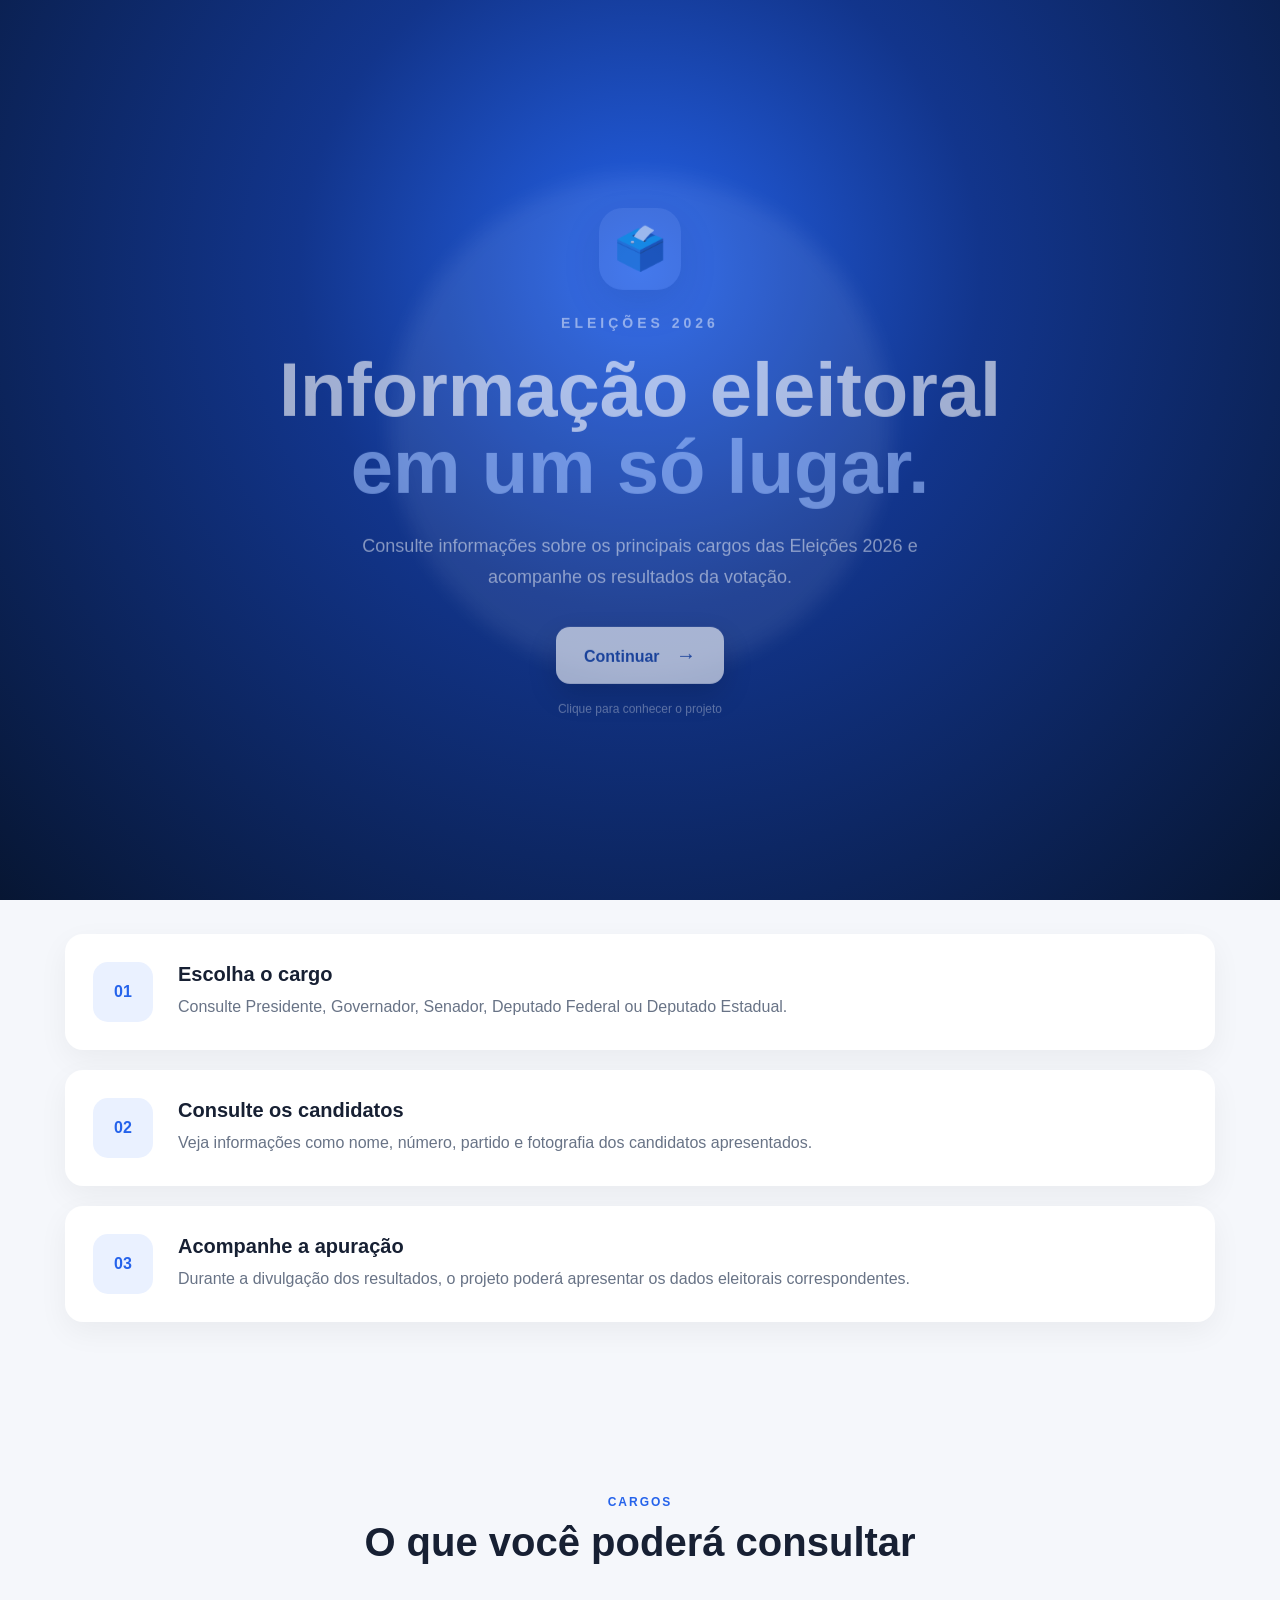
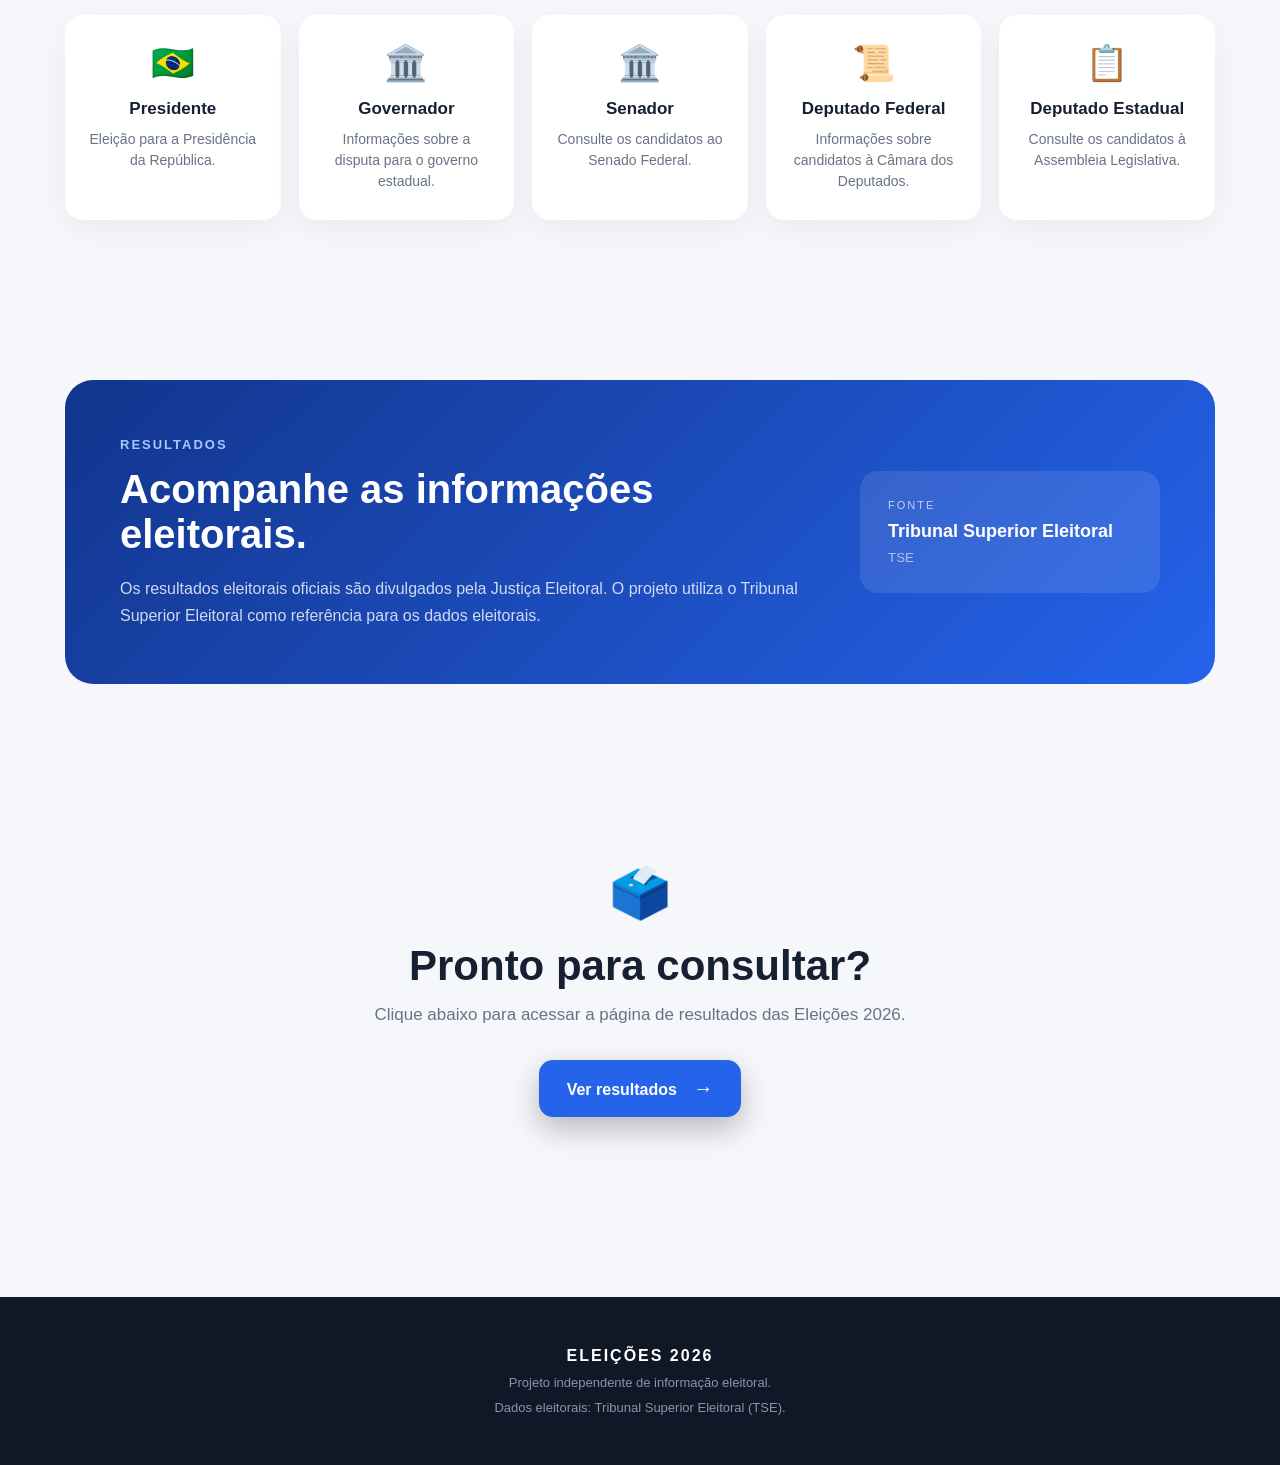
<file: index.html>
<!DOCTYPE html>
<html lang="pt-BR">

<head>
    <meta charset="UTF-8">
    <meta name="viewport" content="width=device-width, initial-scale=1.0">

    <title>Eleições 2026</title>

    <meta http-equiv="refresh" content="0; url=inicio.html">
</head>

<body>

    <p>
        Abrindo o site...
    </p>

</body>

</html>
</file>
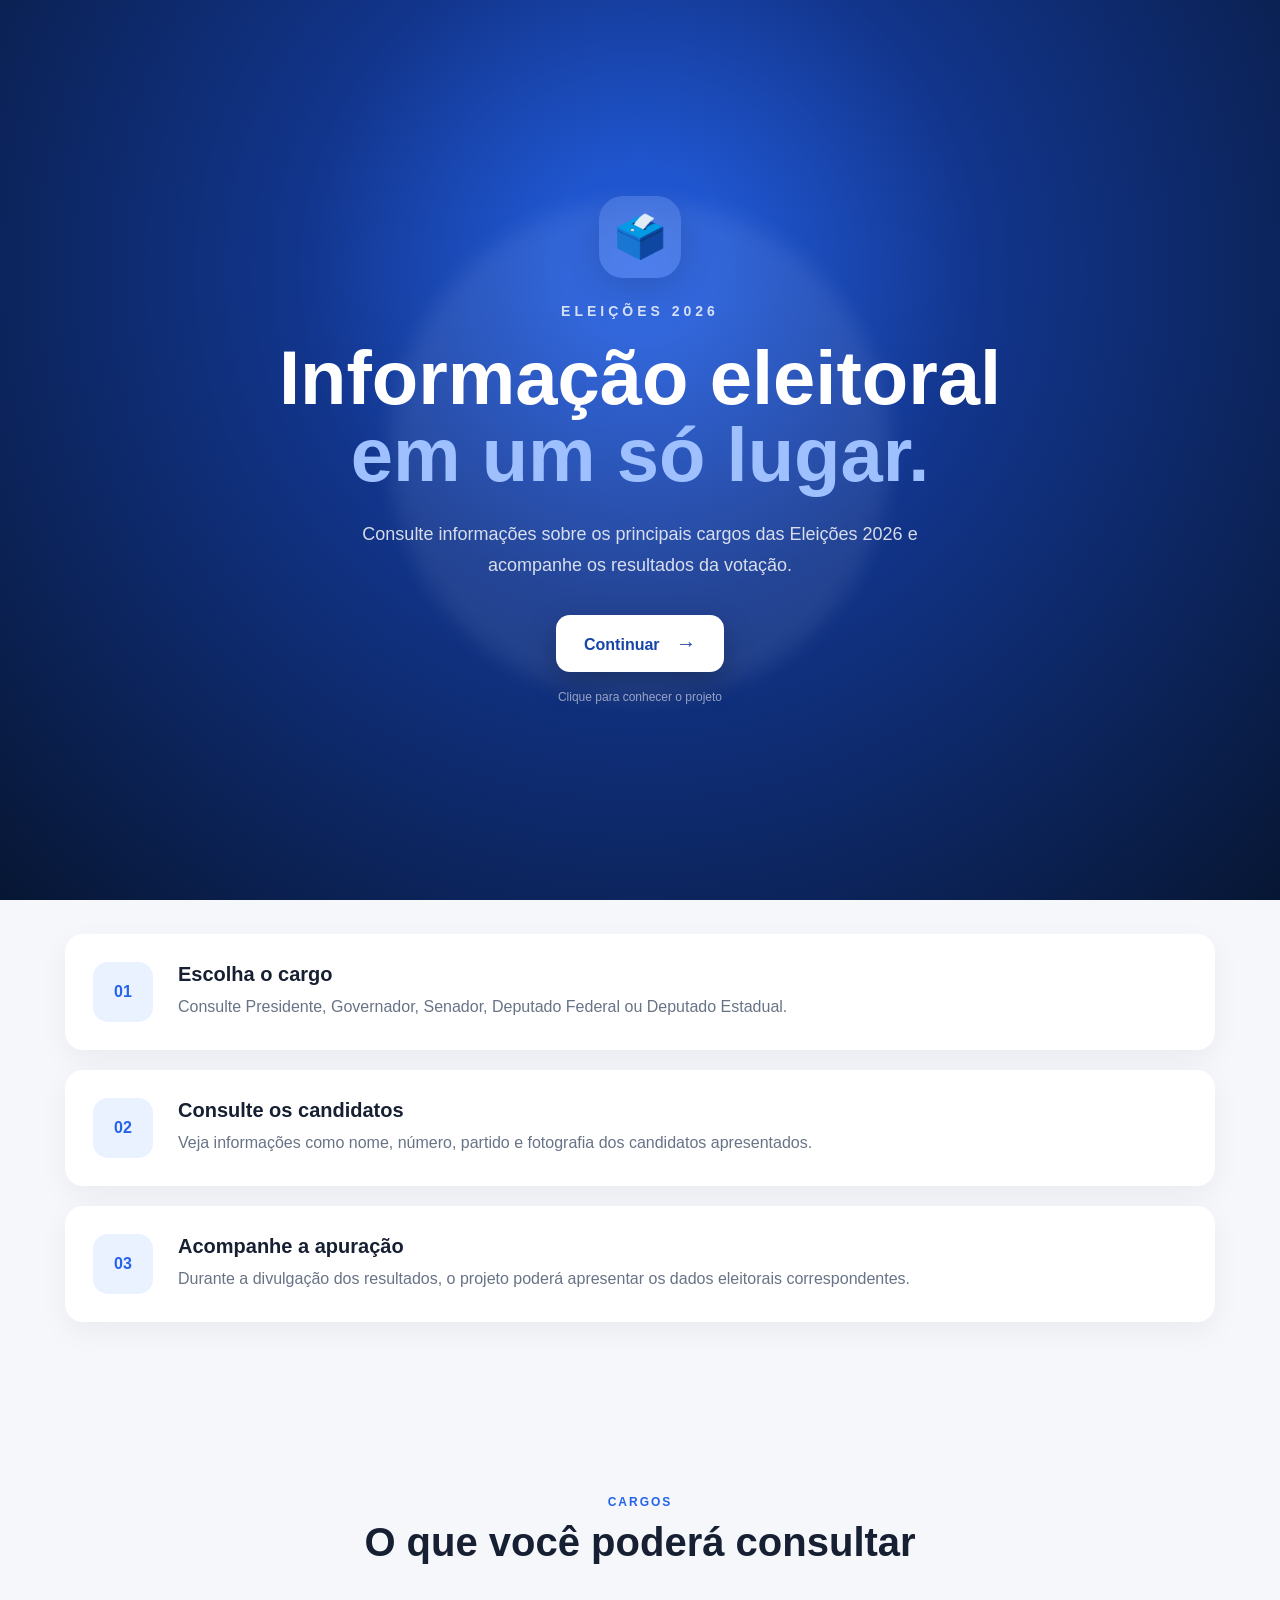
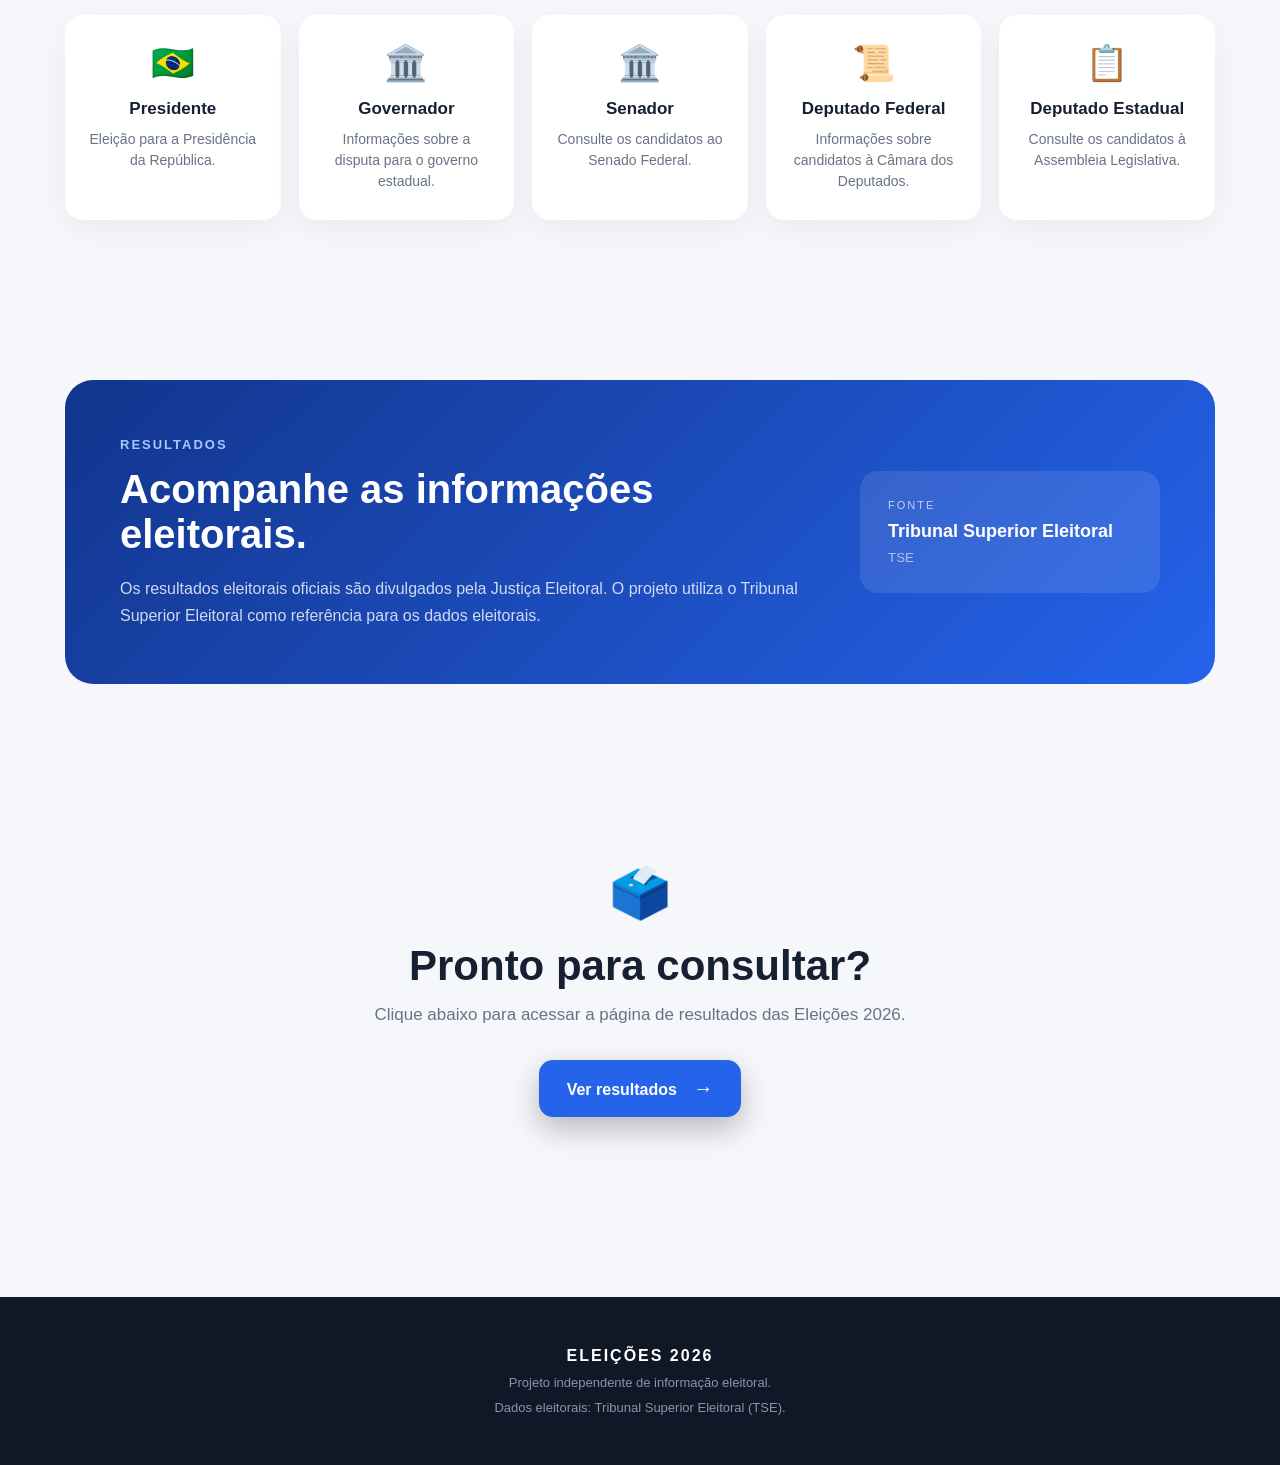
<file: inicio.html>
<!DOCTYPE html>
<html lang="pt-BR">

<head>

    <meta charset="UTF-8">

    <meta
        name="viewport"
        content="width=device-width, initial-scale=1.0"
    >

    <meta
        name="description"
        content="Eleições 2026 — informações sobre candidatos, cargos e resultados eleitorais."
    >

    <title>Eleições 2026 | Informações e Resultados</title>

    <link rel="stylesheet" href="inicio.css">

</head>

<body>


    <!-- TELA AZUL DE ENTRADA -->

    <div class="entrada" id="entrada">

        <div class="fundo-brilho"></div>

        <div class="conteudo-entrada">

            <div class="simbolo">
                🗳️
            </div>

            <p class="pequeno">
                ELEIÇÕES 2026
            </p>

            <h1>
                Informação eleitoral
                <span>em um só lugar.</span>
            </h1>

            <p class="descricao">

                Consulte informações sobre os principais
                cargos das Eleições 2026 e acompanhe
                os resultados da votação.

            </p>


            <!-- BOTÃO DA TELA AZUL -->

            <button
                class="botao-entrar"
                id="botaoEntrar"
            >

                Continuar

                <span>→</span>

            </button>

            <p class="aviso-clique">
                Clique para conhecer o projeto
            </p>

        </div>

    </div>



    <!-- CONTEÚDO DA PÁGINA -->

    <main class="pagina">


        <!-- APRESENTAÇÃO -->

        <section class="hero">

            <div class="hero-texto">

                <span class="tag">
                    ELEIÇÕES 2026
                </span>

                <h2>
                    Entenda a eleição
                    <strong>antes de consultar os resultados.</strong>
                </h2>

                <p>

                    O Eleições 2026 foi criado para reunir,
                    em uma página simples, informações sobre
                    candidatos, cargos e resultados eleitorais.

                </p>

                <p>

                    A proposta é facilitar a consulta das
                    informações durante o período eleitoral,
                    permitindo que o visitante encontre
                    rapidamente o cargo ou candidato que procura.

                </p>

            </div>


            <div class="hero-card">

                <div class="icone-card">
                    🗳️
                </div>

                <h3>
                    Informação
                </h3>

                <p>
                    Consulte os dados apresentados
                    pelo projeto e acompanhe a apuração.
                </p>

            </div>

        </section>



        <!-- COMO FUNCIONA -->

        <section class="secao">

            <div class="titulo-secao">

                <span>
                    COMO FUNCIONA
                </span>

                <h2>
                    Uma consulta simples
                </h2>

                <p>
                    O site foi organizado para facilitar
                    a navegação entre os diferentes cargos.
                </p>

            </div>


            <div class="passos">


                <article class="passo">

                    <div class="numero-passo">
                        01
                    </div>

                    <div>

                        <h3>
                            Escolha o cargo
                        </h3>

                        <p>

                            Consulte Presidente, Governador,
                            Senador, Deputado Federal ou
                            Deputado Estadual.

                        </p>

                    </div>

                </article>



                <article class="passo">

                    <div class="numero-passo">
                        02
                    </div>

                    <div>

                        <h3>
                            Consulte os candidatos
                        </h3>

                        <p>

                            Veja informações como nome,
                            número, partido e fotografia
                            dos candidatos apresentados.

                        </p>

                    </div>

                </article>



                <article class="passo">

                    <div class="numero-passo">
                        03
                    </div>

                    <div>

                        <h3>
                            Acompanhe a apuração
                        </h3>

                        <p>

                            Durante a divulgação dos resultados,
                            o projeto poderá apresentar os dados
                            eleitorais correspondentes.

                        </p>

                    </div>

                </article>


            </div>

        </section>



        <!-- CARGOS -->

        <section class="cargos">

            <div class="titulo-secao">

                <span>
                    CARGOS
                </span>

                <h2>
                    O que você poderá consultar
                </h2>

            </div>


            <div class="grid-cargos">


                <div class="cargo">

                    <div>🇧🇷</div>

                    <h3>
                        Presidente
                    </h3>

                    <p>
                        Eleição para a Presidência
                        da República.
                    </p>

                </div>



                <div class="cargo">

                    <div>🏛️</div>

                    <h3>
                        Governador
                    </h3>

                    <p>
                        Informações sobre a disputa
                        para o governo estadual.
                    </p>

                </div>



                <div class="cargo">

                    <div>🏛️</div>

                    <h3>
                        Senador
                    </h3>

                    <p>
                        Consulte os candidatos ao
                        Senado Federal.
                    </p>

                </div>



                <div class="cargo">

                    <div>📜</div>

                    <h3>
                        Deputado Federal
                    </h3>

                    <p>
                        Informações sobre candidatos
                        à Câmara dos Deputados.
                    </p>

                </div>



                <div class="cargo">

                    <div>📋</div>

                    <h3>
                        Deputado Estadual
                    </h3>

                    <p>
                        Consulte os candidatos
                        à Assembleia Legislativa.
                    </p>

                </div>


            </div>

        </section>



        <!-- APURAÇÃO -->

        <section class="apuracao">

            <div>

                <span class="tag">
                    RESULTADOS
                </span>

                <h2>
                    Acompanhe as informações
                    eleitorais.
                </h2>

                <p>

                    Os resultados eleitorais oficiais são
                    divulgados pela Justiça Eleitoral.
                    O projeto utiliza o Tribunal Superior
                    Eleitoral como referência para os
                    dados eleitorais.

                </p>

            </div>


            <div class="fonte">

                <span>
                    FONTE
                </span>

                <strong>
                    Tribunal Superior Eleitoral
                </strong>

                <small>
                    TSE
                </small>

            </div>

        </section>



        <!-- BOTÃO FINAL -->

        <section class="final">

            <div class="final-icone">
                🗳️
            </div>

            <h2>
                Pronto para consultar?
            </h2>

            <p>
                Clique abaixo para acessar
                a página de resultados das Eleições 2026.
            </p>

            <button
                class="botao-final"
                id="botaoFinal"
            >

                Ver resultados

                <span>→</span>

            </button>

        </section>


    </main>



    <footer>

        <strong>
            ELEIÇÕES 2026
        </strong>

        <p>
            Projeto independente de informação eleitoral.
        </p>

        <p>
            Dados eleitorais: Tribunal Superior Eleitoral (TSE).
        </p>

    </footer>



    <script src="inicio.js"></script>

</body>

</html>
</file>
<file: inicio.css>
* {
    margin: 0;
    padding: 0;
    box-sizing: border-box;
}


html {
    scroll-behavior: smooth;
}


body {
    font-family:
        Arial,
        Helvetica,
        sans-serif;

    background: #f5f7fb;

    color: #172033;

    overflow-x: hidden;
}



/* =====================================
   TELA DE ENTRADA
===================================== */

.entrada {

    position: fixed;

    inset: 0;

    z-index: 9999;

    display: flex;

    align-items: center;

    justify-content: center;

    background:
        radial-gradient(
            circle at 50% 30%,
            #2563eb 0%,
            #12358c 38%,
            #071633 100%
        );

    transition:
        opacity 0.8s ease,
        transform 0.9s ease;

}


.entrada.saindo {

    opacity: 0;

    transform: scale(1.12);

    pointer-events: none;

}


.fundo-brilho {

    position: absolute;

    width: 500px;

    height: 500px;

    border-radius: 50%;

    background: rgba(255,255,255,0.08);

    filter: blur(10px);

    animation: flutuar 5s infinite alternate ease-in-out;

}


@keyframes flutuar {

    from {
        transform: translateY(-25px) scale(1);
    }

    to {
        transform: translateY(25px) scale(1.12);
    }

}


.conteudo-entrada {

    position: relative;

    z-index: 2;

    width: min(800px, 90%);

    text-align: center;

    color: white;

    animation: aparecer 1s ease;

}


@keyframes aparecer {

    from {

        opacity: 0;

        transform: translateY(30px);

    }

    to {

        opacity: 1;

        transform: translateY(0);

    }

}


.simbolo {

    width: 82px;

    height: 82px;

    margin: 0 auto 25px;

    display: flex;

    align-items: center;

    justify-content: center;

    border-radius: 24px;

    background: rgba(255,255,255,0.12);

    backdrop-filter: blur(10px);

    font-size: 42px;

    box-shadow:
        0 15px 40px rgba(0,0,0,0.2);

}


.pequeno {

    font-size: 14px;

    font-weight: bold;

    letter-spacing: 4px;

    opacity: 0.8;

    margin-bottom: 20px;

}


.conteudo-entrada h1 {

    font-size: clamp(40px, 7vw, 76px);

    line-height: 1.02;

    margin-bottom: 25px;

}


.conteudo-entrada h1 span {

    display: block;

    color: #9fc0ff;

}


.descricao {

    max-width: 650px;

    margin: auto;

    font-size: 18px;

    line-height: 1.7;

    color: rgba(255,255,255,0.82);

}


.botao-entrar,
.botao-final {

    margin-top: 35px;

    border: none;

    border-radius: 14px;

    padding: 17px 28px;

    background: white;

    color: #1745a5;

    font-size: 16px;

    font-weight: bold;

    cursor: pointer;

    box-shadow:
        0 12px 30px rgba(0,0,0,0.25);

    transition:
        transform 0.25s ease,
        box-shadow 0.25s ease;

}


.botao-entrar span,
.botao-final span {

    margin-left: 12px;

    font-size: 20px;

}


.botao-entrar:hover,
.botao-final:hover {

    transform: translateY(-4px);

    box-shadow:
        0 18px 40px rgba(0,0,0,0.3);

}


.aviso-clique {

    margin-top: 18px;

    font-size: 12px;

    opacity: 0.55;

}



/* =====================================
   PÁGINA
===================================== */

.pagina {

    max-width: 1200px;

    margin: auto;

    padding: 80px 25px;

}


.hero {

    min-height: 600px;

    display: grid;

    grid-template-columns:
        1.5fr
        0.8fr;

    gap: 70px;

    align-items: center;

}


.tag {

    display: inline-block;

    color: #2563eb;

    font-size: 13px;

    font-weight: bold;

    letter-spacing: 2px;

    margin-bottom: 15px;

}


.hero h2 {

    font-size: clamp(38px, 5vw, 64px);

    line-height: 1.08;

    margin-bottom: 25px;

}


.hero h2 strong {

    color: #2563eb;

}


.hero p {

    max-width: 700px;

    color: #5f6b7d;

    line-height: 1.8;

    font-size: 17px;

    margin-bottom: 15px;

}


.hero-card {

    padding: 45px;

    border-radius: 28px;

    background: white;

    box-shadow:
        0 20px 60px rgba(30,64,175,0.12);

}


.icone-card {

    font-size: 50px;

    margin-bottom: 25px;

}


.hero-card h3 {

    font-size: 28px;

    margin-bottom: 12px;

}


.hero-card p {

    font-size: 16px;

}



/* =====================================
   SEÇÕES
===================================== */

.secao {

    padding: 90px 0;

}


.titulo-secao {

    text-align: center;

    margin-bottom: 50px;

}


.titulo-secao span {

    color: #2563eb;

    font-size: 12px;

    font-weight: bold;

    letter-spacing: 2px;

}


.titulo-secao h2 {

    font-size: 40px;

    margin: 10px 0 15px;

}


.titulo-secao p {

    color: #687386;

    line-height: 1.6;

}



/* =====================================
   PASSOS
===================================== */

.passos {

    display: grid;

    gap: 20px;

}


.passo {

    display: flex;

    align-items: center;

    gap: 25px;

    padding: 28px;

    border-radius: 18px;

    background: white;

    box-shadow:
        0 10px 30px rgba(0,0,0,0.05);

    transition:
        transform 0.25s ease;

}


.passo:hover {

    transform: translateX(8px);

}


.numero-passo {

    min-width: 60px;

    height: 60px;

    display: flex;

    align-items: center;

    justify-content: center;

    border-radius: 15px;

    background: #eaf1ff;

    color: #2563eb;

    font-weight: bold;

}


.passo h3 {

    margin-bottom: 8px;

    font-size: 20px;

}


.passo p {

    color: #687386;

    line-height: 1.6;

}



/* =====================================
   CARGOS
===================================== */

.cargos {

    padding: 80px 0;

}


.grid-cargos {

    display: grid;

    grid-template-columns:
        repeat(5, 1fr);

    gap: 18px;

}


.cargo {

    background: white;

    padding: 28px 20px;

    border-radius: 18px;

    text-align: center;

    box-shadow:
        0 10px 30px rgba(0,0,0,0.05);

    transition:
        transform 0.25s ease,
        box-shadow 0.25s ease;

}


.cargo:hover {

    transform: translateY(-7px);

    box-shadow:
        0 18px 40px rgba(0,0,0,0.09);

}


.cargo > div {

    font-size: 35px;

    margin-bottom: 15px;

}


.cargo h3 {

    font-size: 17px;

    margin-bottom: 10px;

}


.cargo p {

    color: #687386;

    font-size: 14px;

    line-height: 1.5;

}



/* =====================================
   APURAÇÃO
===================================== */

.apuracao {

    margin: 80px 0;

    padding: 55px;

    border-radius: 28px;

    background:
        linear-gradient(
            135deg,
            #12358c,
            #2563eb
        );

    color: white;

    display: grid;

    grid-template-columns:
        1fr
        300px;

    gap: 50px;

    align-items: center;

}


.apuracao .tag {

    color: #a9c6ff;

}


.apuracao h2 {

    font-size: 40px;

    margin-bottom: 18px;

}


.apuracao p {

    color: rgba(255,255,255,0.8);

    line-height: 1.7;

}


.fonte {

    padding: 28px;

    border-radius: 18px;

    background: rgba(255,255,255,0.1);

}


.fonte span {

    display: block;

    font-size: 11px;

    letter-spacing: 2px;

    opacity: 0.7;

    margin-bottom: 10px;

}


.fonte strong {

    display: block;

    font-size: 18px;

}


.fonte small {

    display: block;

    margin-top: 8px;

    opacity: 0.6;

}



/* =====================================
   FINAL
===================================== */

.final {

    text-align: center;

    padding: 100px 20px;

}


.final-icone {

    font-size: 50px;

    margin-bottom: 20px;

}


.final h2 {

    font-size: 42px;

    margin-bottom: 15px;

}


.final p {

    color: #687386;

    font-size: 17px;

}


.botao-final {

    background: #2563eb;

    color: white;

}



/* =====================================
   RODAPÉ
===================================== */

footer {

    padding: 50px 20px;

    text-align: center;

    background: #101827;

    color: white;

}


footer strong {

    letter-spacing: 2px;

}


footer p {

    margin-top: 10px;

    color: #8994a7;

    font-size: 13px;

}



/* =====================================
   RESPONSIVO
===================================== */

@media (max-width: 900px) {

    .hero {

        grid-template-columns: 1fr;

    }


    .grid-cargos {

        grid-template-columns:
            repeat(2, 1fr);

    }


    .apuracao {

        grid-template-columns: 1fr;

    }

}


@media (max-width: 600px) {

    .pagina {

        padding: 50px 18px;

    }


    .grid-cargos {

        grid-template-columns: 1fr;

    }


    .hero {

        min-height: auto;

        padding: 50px 0;

    }


    .apuracao {

        padding: 35px 25px;

    }


    .apuracao h2 {

        font-size: 32px;

    }


    .titulo-secao h2 {

        font-size: 32px;

    }


    .passo {

        align-items: flex-start;

    }

}
</file>
